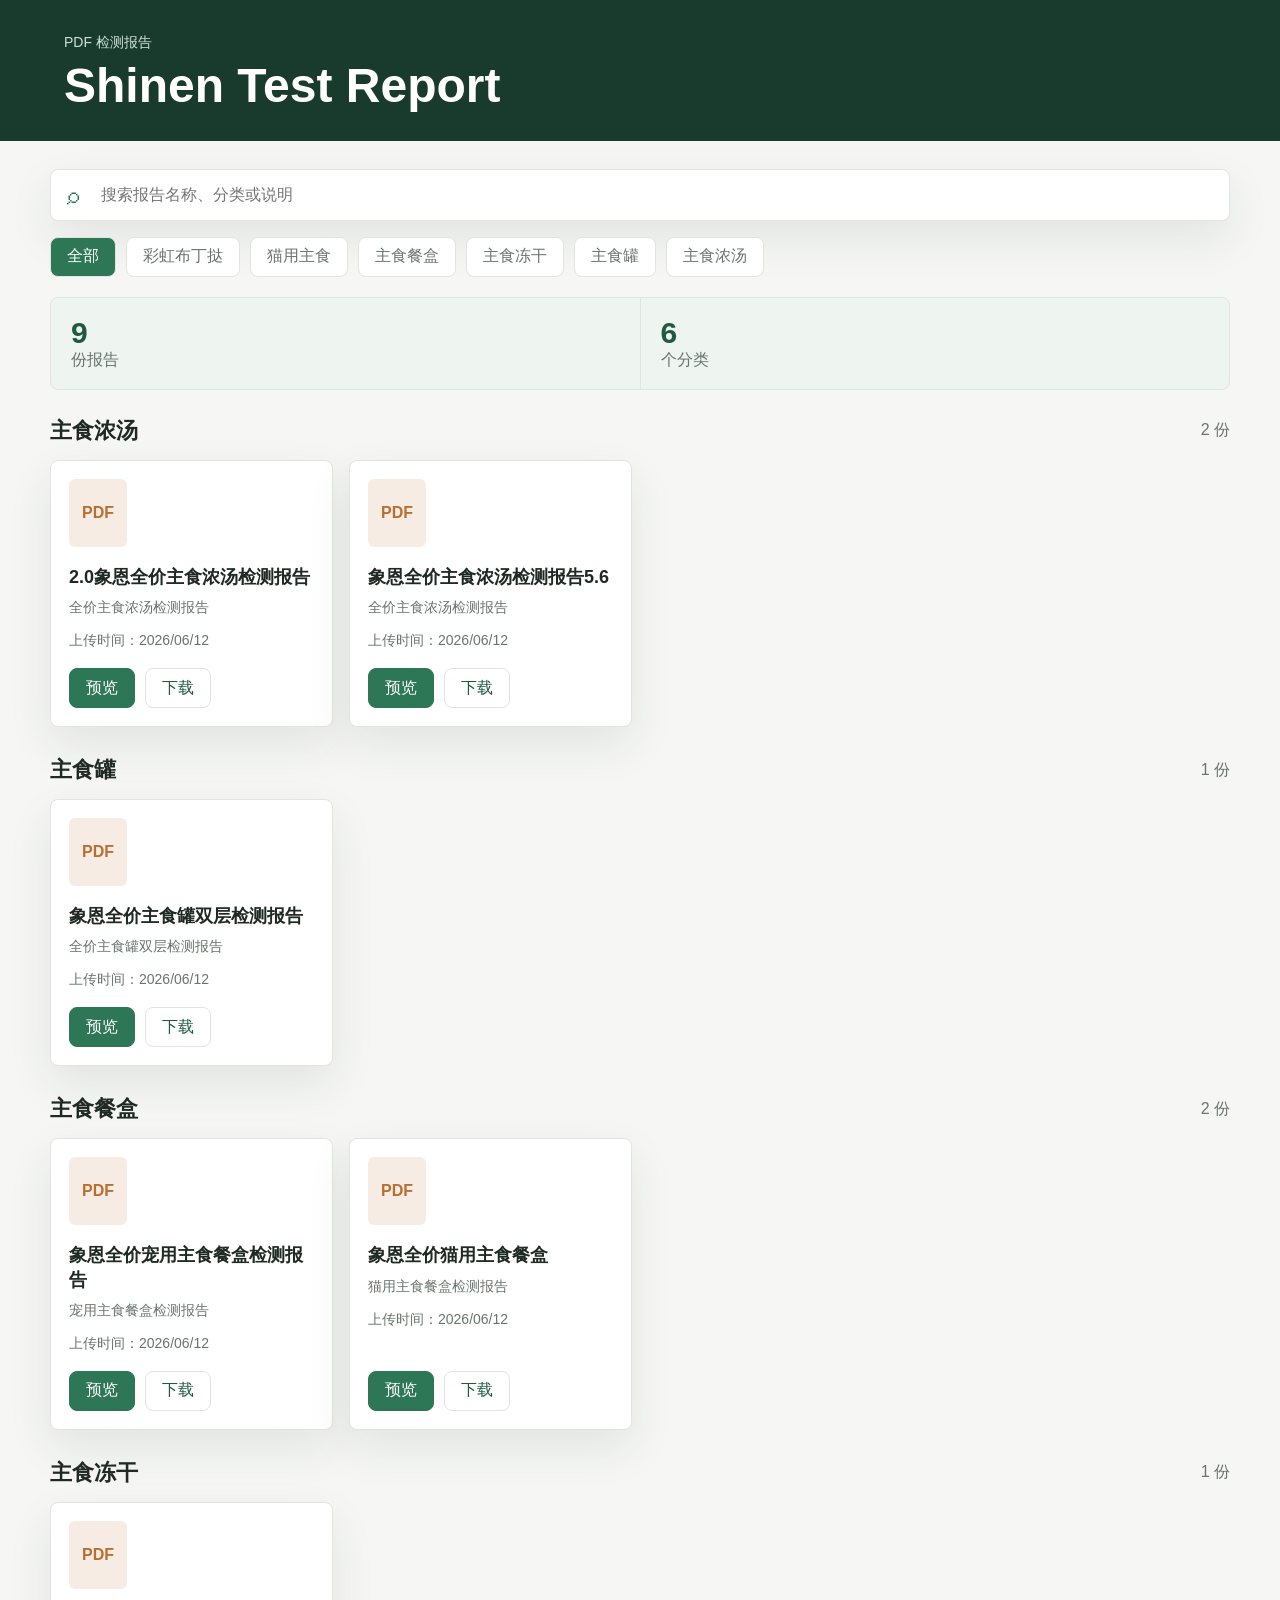
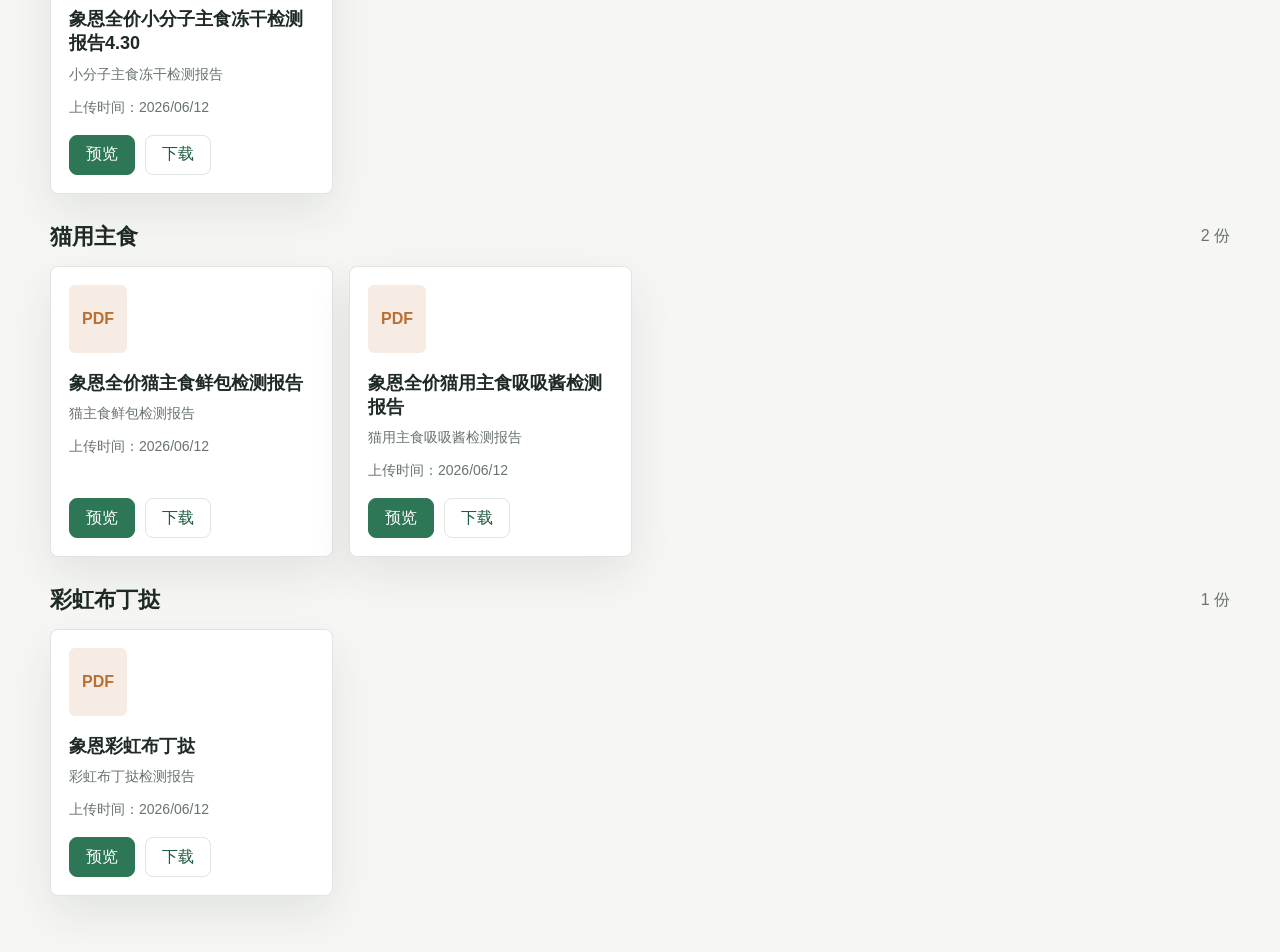
<file: docs/index.html>
<!doctype html>
<html lang="zh-CN">
  <head>
    <meta charset="utf-8">
    <meta name="viewport" content="width=device-width, initial-scale=1">
    <meta http-equiv="refresh" content="0; url=./shinen/">
    <title>Shinen Test Report</title>
  </head>
  <body>
    <a href="./shinen/">进入 Shinen Test Report</a>
  </body>
</html>
</file>
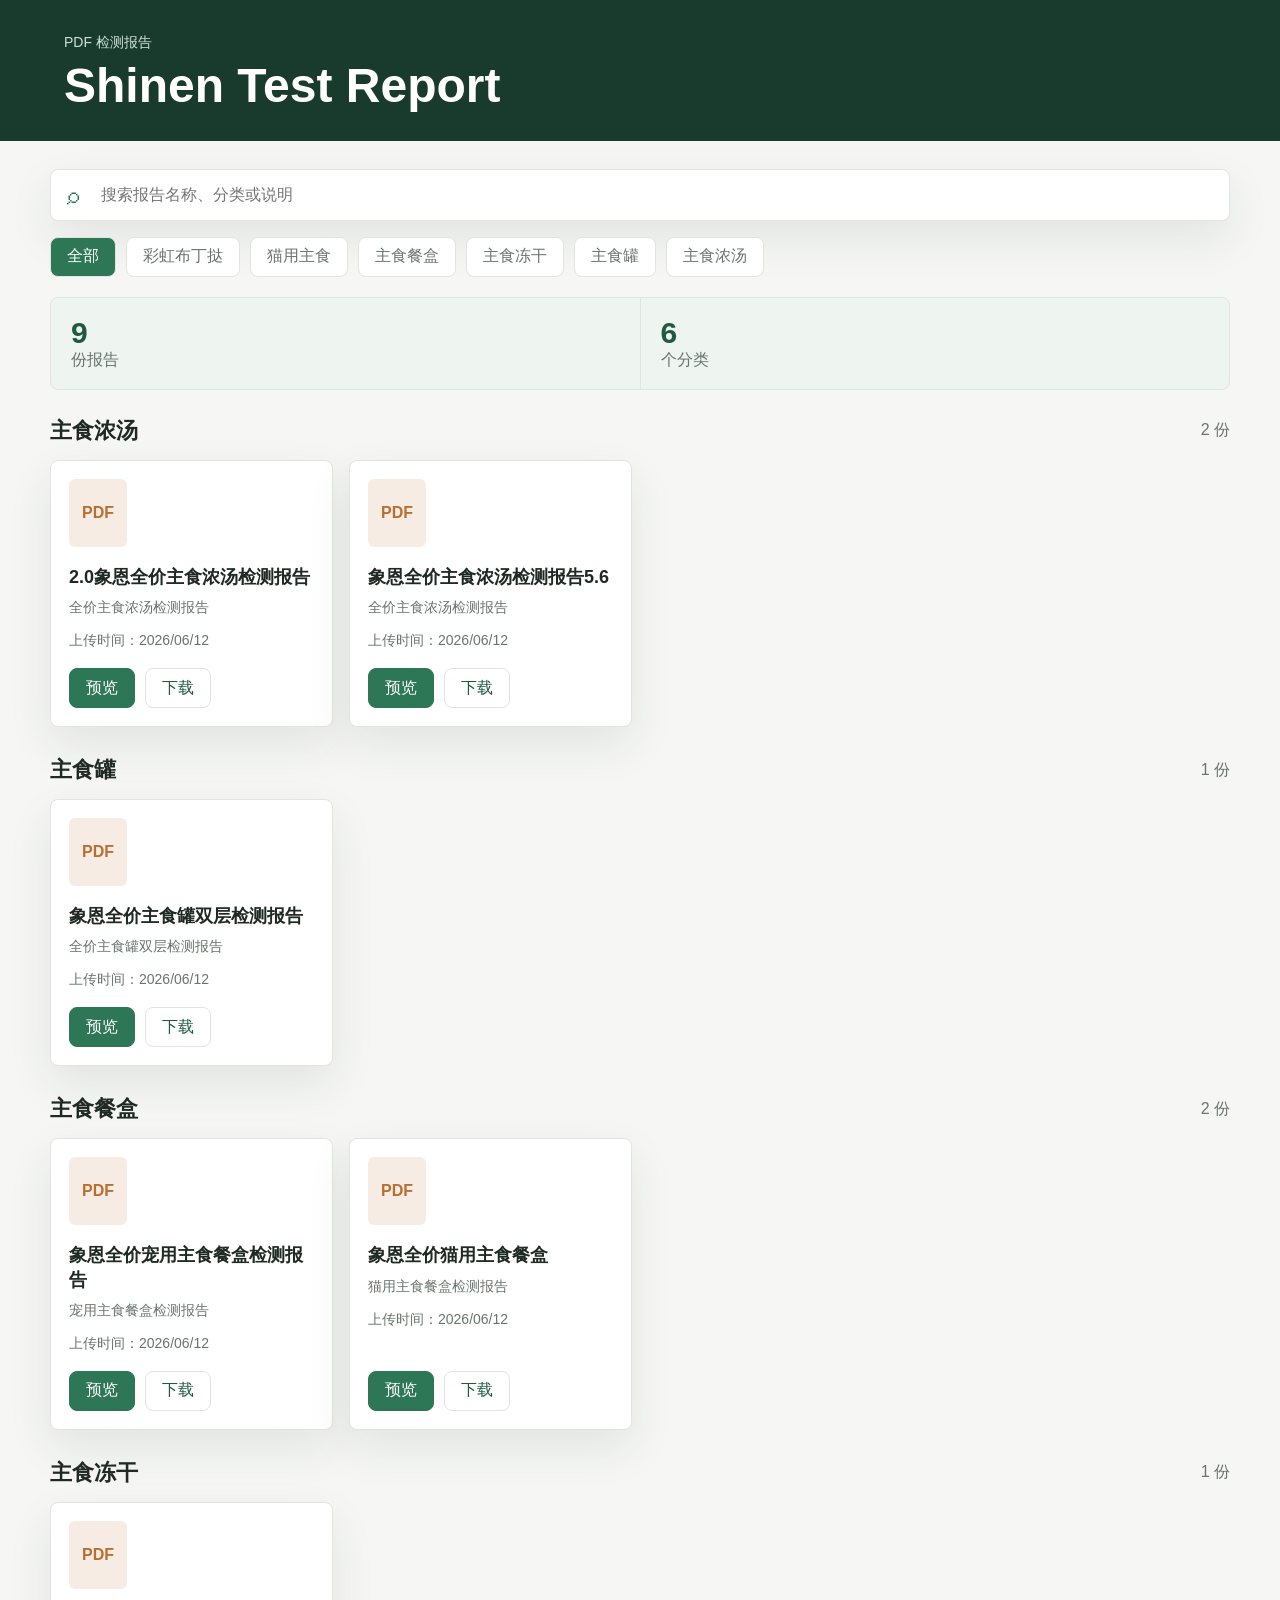
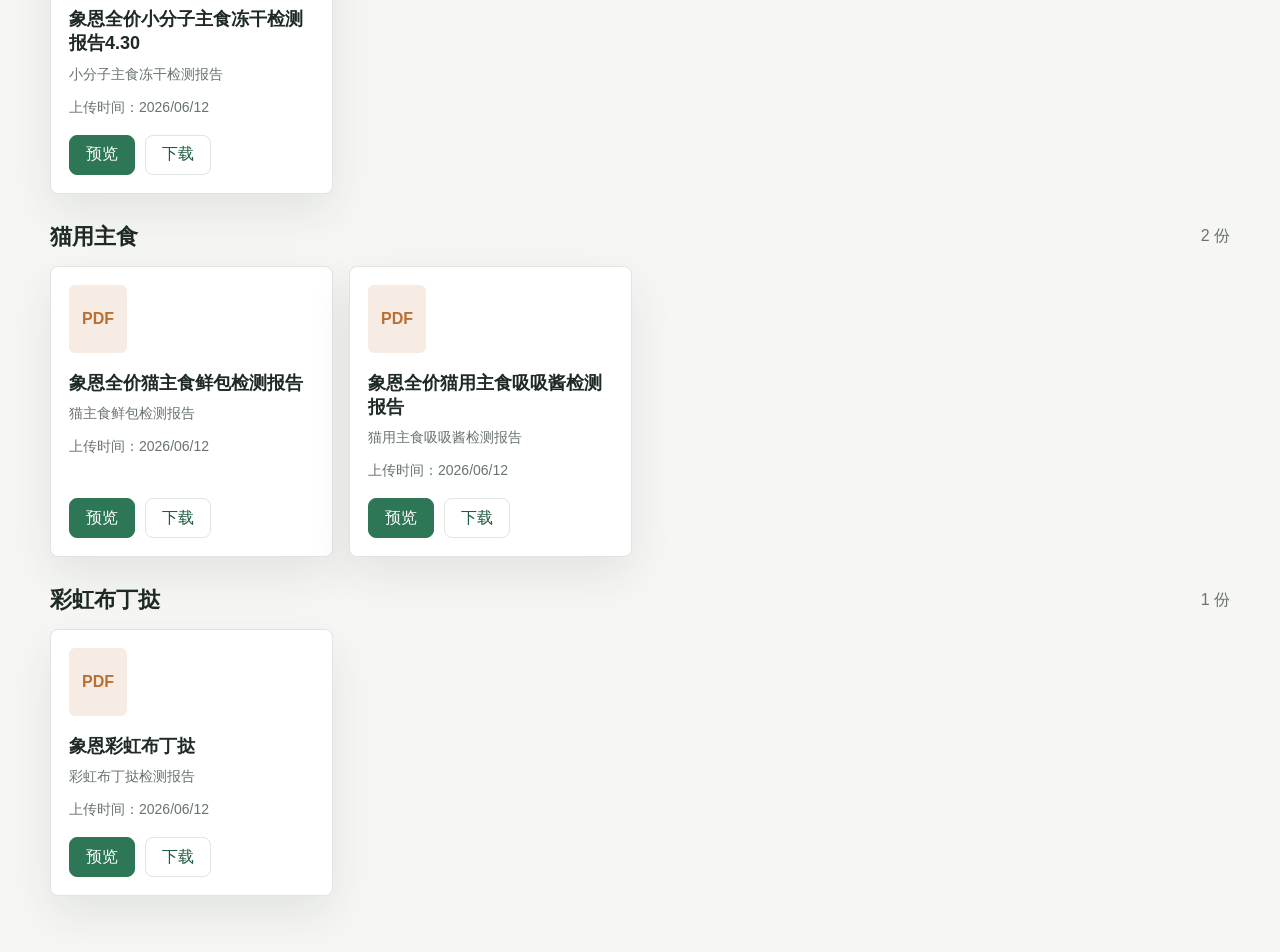
<file: docs/shinen/index.html>
<!doctype html>
<html lang="zh-CN">
  <head>
    <meta charset="utf-8">
    <meta name="viewport" content="width=device-width, initial-scale=1">
    <title>Shinen Test Report</title>
    <link rel="stylesheet" href="assets/styles.css">
  </head>
  <body>
    <header class="site-header">
      <div>
        <p class="eyebrow">PDF 检测报告</p>
        <h1>Shinen Test Report</h1>
      </div>
    </header>

    <main class="layout">
      <section class="toolbar" aria-label="筛选工具">
        <div class="search-box">
          <span aria-hidden="true">⌕</span>
          <input id="searchInput" type="search" placeholder="搜索报告名称、分类或说明">
        </div>
        <div id="categoryTabs" class="tabs"></div>
      </section>

      <section class="summary-band">
        <div>
          <strong id="totalCount">0</strong>
          <span>份报告</span>
        </div>
        <div>
          <strong id="categoryCount">0</strong>
          <span>个分类</span>
        </div>
      </section>

      <section id="reportGroups" class="report-groups" aria-live="polite"></section>
      <p id="emptyState" class="empty-state" hidden>暂无匹配的检测报告。</p>
    </main>

    <script src="assets/app.js"></script>
  </body>
</html>
</file>
<file: docs/shinen/assets/styles.css>
:root {
  color-scheme: light;
  --bg: #f6f7f4;
  --surface: #ffffff;
  --surface-strong: #eef4ef;
  --ink: #1f2a24;
  --muted: #69746d;
  --line: #dfe5df;
  --accent: #2d7656;
  --accent-strong: #1e5b40;
  --warm: #b86f31;
  --shadow: 0 18px 45px rgba(36, 48, 39, 0.09);
}

* {
  box-sizing: border-box;
}

body {
  margin: 0;
  min-height: 100vh;
  background: var(--bg);
  color: var(--ink);
  font-family: "Microsoft YaHei", "PingFang SC", Arial, sans-serif;
}

a {
  color: inherit;
}

button,
input {
  font: inherit;
}

.site-header {
  display: flex;
  align-items: center;
  justify-content: space-between;
  gap: 24px;
  padding: 34px clamp(20px, 5vw, 72px) 28px;
  background: #183b2e;
  color: #fff;
}

.eyebrow {
  margin: 0 0 8px;
  color: #cde1d4;
  font-size: 14px;
}

h1,
h2,
h3,
p {
  margin-top: 0;
}

h1 {
  margin-bottom: 0;
  font-size: clamp(28px, 5vw, 48px);
  line-height: 1.1;
}

.report-actions a,
button {
  display: inline-flex;
  align-items: center;
  justify-content: center;
  min-height: 40px;
  border: 0;
  border-radius: 8px;
  padding: 0 16px;
  cursor: pointer;
  text-decoration: none;
  white-space: nowrap;
}

.layout {
  width: min(1180px, calc(100% - 40px));
  margin: 28px auto 56px;
}

.toolbar {
  display: grid;
  gap: 16px;
  margin-bottom: 20px;
}

.search-box {
  display: flex;
  align-items: center;
  gap: 10px;
  min-height: 52px;
  padding: 0 16px;
  border: 1px solid var(--line);
  border-radius: 8px;
  background: var(--surface);
  box-shadow: var(--shadow);
}

.search-box span {
  color: var(--accent);
  font-size: 24px;
}

.search-box input {
  width: 100%;
  border: 0;
  outline: 0;
  background: transparent;
}

.tabs {
  display: flex;
  flex-wrap: wrap;
  gap: 10px;
}

.tabs button {
  border: 1px solid var(--line);
  background: var(--surface);
  color: var(--muted);
}

.tabs button.active {
  background: var(--accent);
  color: #fff;
}

.summary-band {
  display: grid;
  grid-template-columns: repeat(2, minmax(0, 1fr));
  gap: 1px;
  overflow: hidden;
  margin: 20px 0 26px;
  border: 1px solid var(--line);
  border-radius: 8px;
  background: var(--line);
}

.summary-band div {
  padding: 18px 20px;
  background: var(--surface-strong);
}

.summary-band strong {
  display: block;
  color: var(--accent-strong);
  font-size: 30px;
}

.summary-band span {
  color: var(--muted);
}

.report-groups {
  display: grid;
  gap: 28px;
}

.section-heading {
  display: flex;
  align-items: center;
  justify-content: space-between;
  gap: 16px;
}

.section-heading h2 {
  margin: 0;
  font-size: 22px;
}

.section-heading span {
  color: var(--muted);
}

.report-grid {
  display: grid;
  grid-template-columns: repeat(auto-fill, minmax(260px, 1fr));
  gap: 16px;
  margin-top: 14px;
}

.report-card {
  border: 1px solid var(--line);
  border-radius: 8px;
  background: var(--surface);
  box-shadow: var(--shadow);
}

.report-card {
  display: grid;
  grid-template-rows: auto 1fr auto;
  gap: 18px;
  padding: 18px;
}

.pdf-mark {
  width: 58px;
  height: 68px;
  display: grid;
  place-items: center;
  border-radius: 6px;
  background: #f7ece4;
  color: var(--warm);
  font-weight: 800;
}

.report-copy h3 {
  margin-bottom: 10px;
  font-size: 18px;
  line-height: 1.35;
}

.report-copy p,
.report-copy span {
  color: var(--muted);
  font-size: 14px;
}

.report-actions {
  display: flex;
  flex-wrap: wrap;
  gap: 10px;
}

.report-actions a {
  border: 1px solid var(--line);
  color: var(--accent-strong);
}

.report-actions a:first-child {
  background: var(--accent);
  color: #fff;
  border-color: var(--accent);
}

.empty-state {
  padding: 24px;
  border: 1px dashed var(--line);
  border-radius: 8px;
  background: rgba(255, 255, 255, 0.55);
  color: var(--muted);
  text-align: center;
}

label {
  display: grid;
  gap: 8px;
  color: var(--muted);
  font-size: 14px;
}

input {
  width: 100%;
  min-height: 42px;
  border: 1px solid var(--line);
  border-radius: 8px;
  padding: 0 12px;
  background: #fff;
  color: var(--ink);
}

@media (max-width: 760px) {
  .site-header {
    align-items: flex-start;
    flex-direction: column;
  }

  .summary-band {
    grid-template-columns: 1fr;
  }
}
</file>
